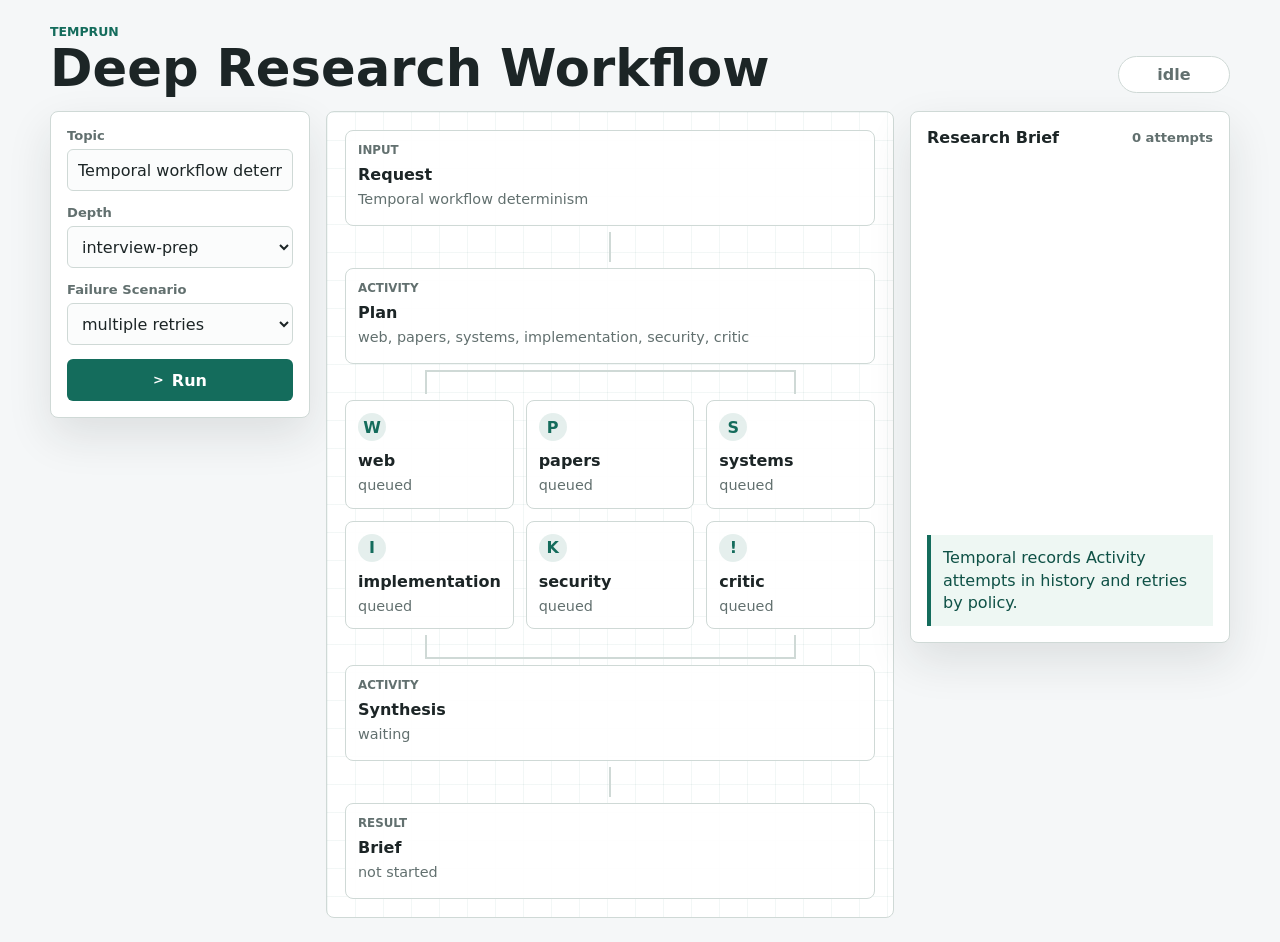
<file: index.html>
<!doctype html>
<html lang="en">
  <head>
    <meta charset="utf-8">
    <meta name="viewport" content="width=device-width, initial-scale=1">
    <meta http-equiv="refresh" content="0; url=./docs/">
    <title>temprun demo</title>
    <link rel="canonical" href="./docs/">
  </head>
  <body>
    <p><a href="./docs/">Open the temprun demo</a></p>
  </body>
</html>
</file>
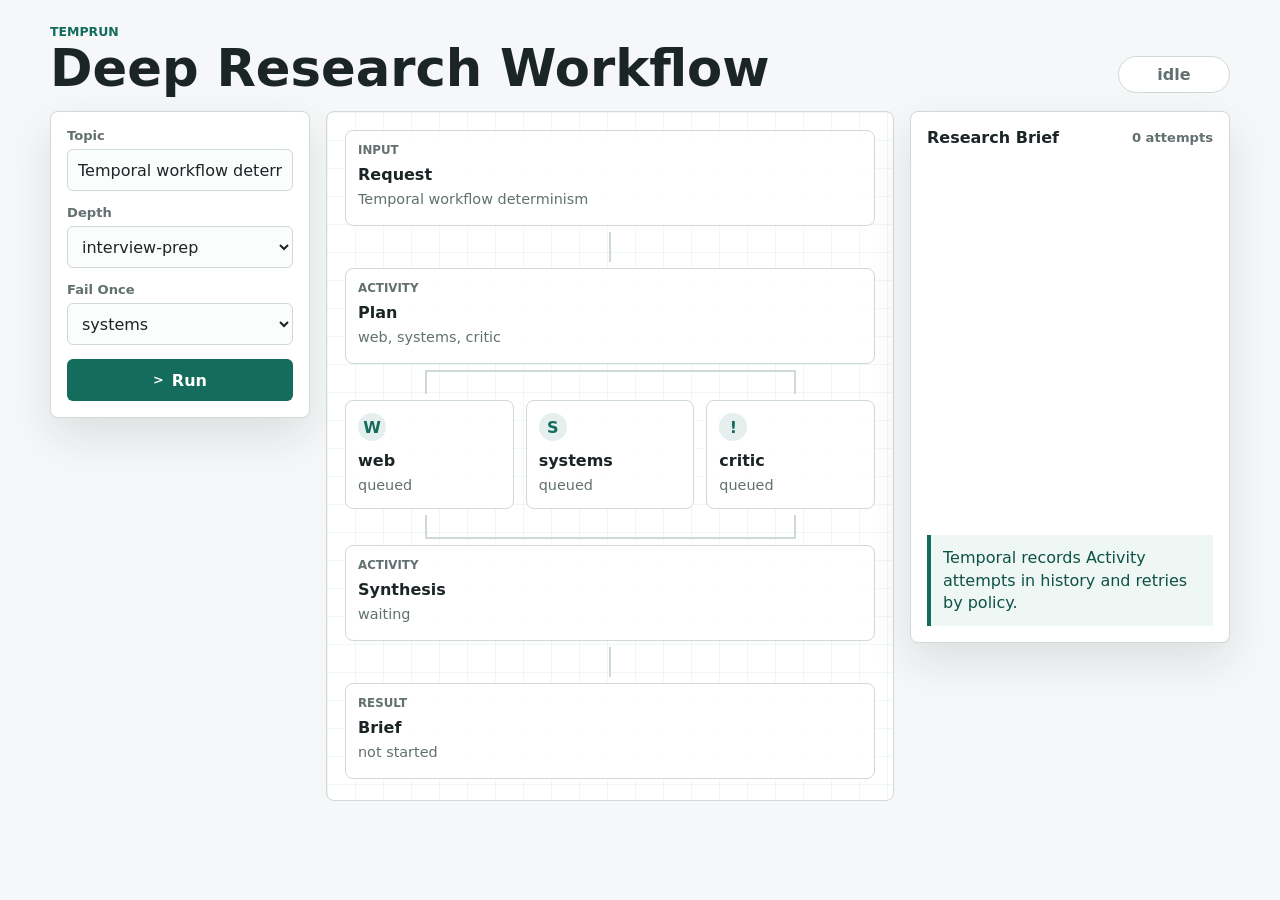
<file: demo/index.html>
<!doctype html>
<html lang="en">
  <head>
    <meta charset="utf-8">
    <meta name="viewport" content="width=device-width, initial-scale=1">
    <title>temprun demo</title>
    <link rel="stylesheet" href="./styles.css">
  </head>
  <body>
    <main class="shell">
      <header class="topbar">
        <div>
          <p class="eyebrow">temprun</p>
          <h1>Deep Research Workflow</h1>
        </div>
        <div class="status-pill" id="runStatus">idle</div>
      </header>

      <section class="workspace" aria-label="Workflow demo">
        <form class="control-panel" id="runForm">
          <label class="field">
            <span>Topic</span>
            <input
              id="topic"
              name="topic"
              value="Temporal workflow determinism"
              autocomplete="off"
            >
          </label>

          <label class="field">
            <span>Depth</span>
            <select id="depth" name="depth">
              <option value="interview-prep">interview-prep</option>
              <option value="systems-design">systems-design</option>
              <option value="failure-semantics">failure-semantics</option>
            </select>
          </label>

          <label class="field">
            <span>Fail Once</span>
            <select id="failAgent" name="failAgent">
              <option value="systems">systems</option>
              <option value="">none</option>
              <option value="web">web</option>
              <option value="critic">critic</option>
            </select>
          </label>

          <button class="primary" type="submit">
            <span class="button-icon" aria-hidden="true">&gt;</span>
            Run
          </button>
        </form>

        <section class="flow" aria-label="Research workflow states">
          <div class="node" data-step="request">
            <span class="node-kicker">input</span>
            <strong>Request</strong>
            <p id="requestText">Temporal workflow determinism</p>
          </div>

          <div class="connector" aria-hidden="true"></div>

          <div class="node" data-step="plan">
            <span class="node-kicker">activity</span>
            <strong>Plan</strong>
            <p>web, systems, critic</p>
          </div>

          <div class="connector split" aria-hidden="true"></div>

          <div class="agent-grid">
            <div class="agent" data-agent="web">
              <span class="agent-icon" aria-hidden="true">W</span>
              <strong>web</strong>
              <p id="webState">queued</p>
            </div>
            <div class="agent" data-agent="systems">
              <span class="agent-icon" aria-hidden="true">S</span>
              <strong>systems</strong>
              <p id="systemsState">queued</p>
            </div>
            <div class="agent" data-agent="critic">
              <span class="agent-icon" aria-hidden="true">!</span>
              <strong>critic</strong>
              <p id="criticState">queued</p>
            </div>
          </div>

          <div class="connector merge" aria-hidden="true"></div>

          <div class="node" data-step="synthesis">
            <span class="node-kicker">activity</span>
            <strong>Synthesis</strong>
            <p id="synthesisText">waiting</p>
          </div>

          <div class="connector" aria-hidden="true"></div>

          <div class="node output" data-step="brief">
            <span class="node-kicker">result</span>
            <strong>Brief</strong>
            <p id="briefText">not started</p>
          </div>
        </section>

        <section class="brief-panel" aria-label="Research brief">
          <div class="panel-heading">
            <h2>Research Brief</h2>
            <span id="attemptsSummary">0 attempts</span>
          </div>
          <ol id="eventLog" class="event-log"></ol>
          <div class="lesson" id="lesson">
            Temporal records Activity attempts in history and retries by policy.
          </div>
        </section>
      </section>
    </main>
    <script src="./app.js"></script>
  </body>
</html>
</file>
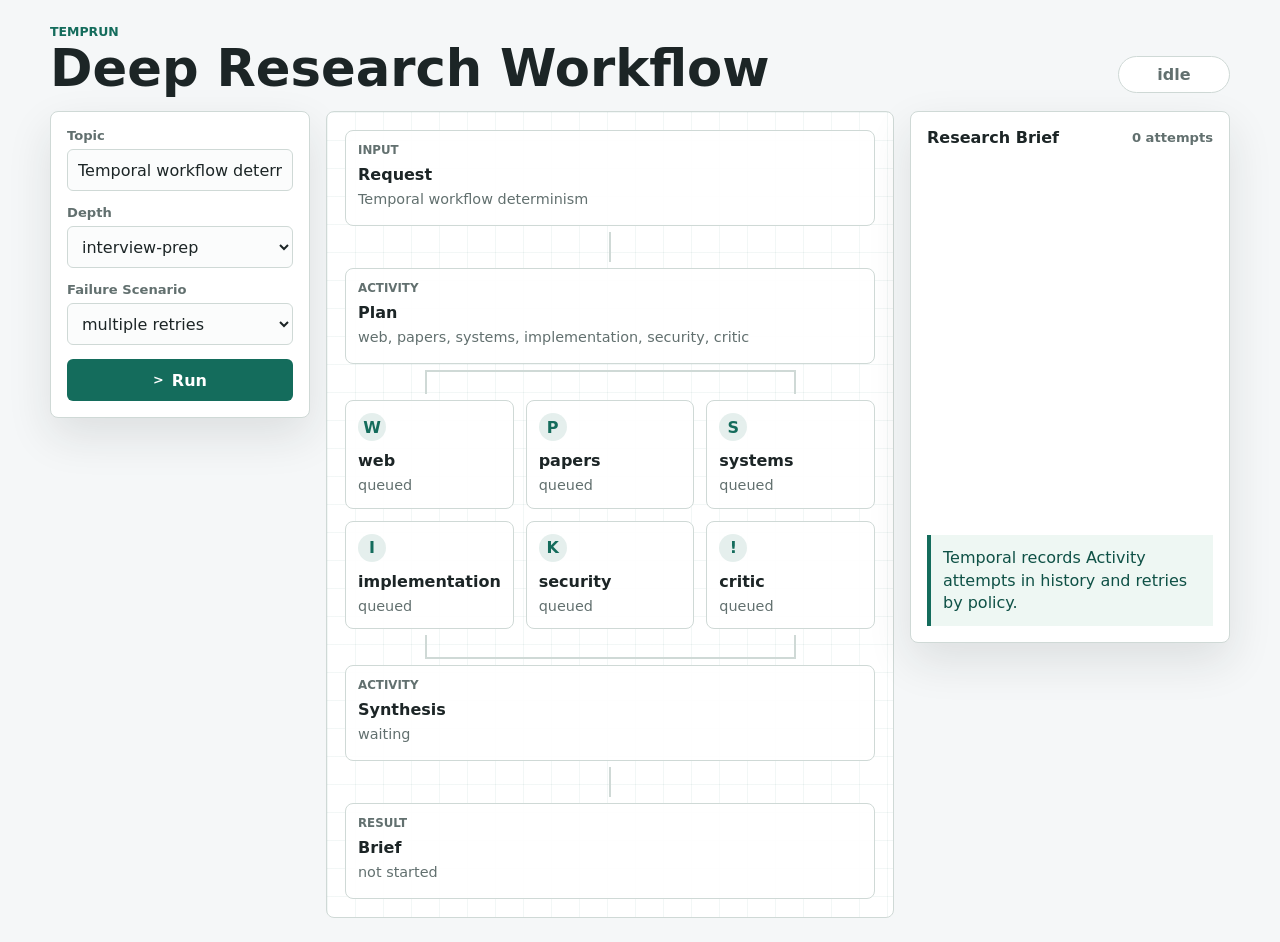
<file: docs/index.html>
<!doctype html>
<html lang="en">
  <head>
    <meta charset="utf-8">
    <meta name="viewport" content="width=device-width, initial-scale=1">
    <title>temprun demo</title>
    <link rel="stylesheet" href="./styles.css">
  </head>
  <body>
    <main class="shell">
      <header class="topbar">
        <div>
          <p class="eyebrow">temprun</p>
          <h1>Deep Research Workflow</h1>
        </div>
        <div class="status-pill" id="runStatus">idle</div>
      </header>

      <section class="workspace" aria-label="Workflow demo">
        <form class="control-panel" id="runForm">
          <label class="field">
            <span>Topic</span>
            <input
              id="topic"
              name="topic"
              value="Temporal workflow determinism"
              autocomplete="off"
            >
          </label>

          <label class="field">
            <span>Depth</span>
            <select id="depth" name="depth">
              <option value="interview-prep">interview-prep</option>
              <option value="systems-design">systems-design</option>
              <option value="failure-semantics">failure-semantics</option>
            </select>
          </label>

          <label class="field">
            <span>Failure Scenario</span>
            <select id="failureScenario" name="failureScenario">
              <option value="multiple">multiple retries</option>
              <option value="">none</option>
              <option value="systems-once">systems once</option>
              <option value="systems-twice">systems twice</option>
              <option value="source-and-security">source and security</option>
            </select>
          </label>

          <button class="primary" type="submit">
            <span class="button-icon" aria-hidden="true">&gt;</span>
            Run
          </button>
        </form>

        <section class="flow" aria-label="Research workflow states">
          <div class="node" data-step="request">
            <span class="node-kicker">input</span>
            <strong>Request</strong>
            <p id="requestText">Temporal workflow determinism</p>
          </div>

          <div class="connector" aria-hidden="true"></div>

          <div class="node" data-step="plan">
            <span class="node-kicker">activity</span>
            <strong>Plan</strong>
            <p>web, papers, systems, implementation, security, critic</p>
          </div>

          <div class="connector split" aria-hidden="true"></div>

          <div class="agent-grid">
            <div class="agent" data-agent="web">
              <span class="agent-icon" aria-hidden="true">W</span>
              <strong>web</strong>
              <p id="webState">queued</p>
            </div>
            <div class="agent" data-agent="papers">
              <span class="agent-icon" aria-hidden="true">P</span>
              <strong>papers</strong>
              <p id="papersState">queued</p>
            </div>
            <div class="agent" data-agent="systems">
              <span class="agent-icon" aria-hidden="true">S</span>
              <strong>systems</strong>
              <p id="systemsState">queued</p>
            </div>
            <div class="agent" data-agent="implementation">
              <span class="agent-icon" aria-hidden="true">I</span>
              <strong>implementation</strong>
              <p id="implementationState">queued</p>
            </div>
            <div class="agent" data-agent="security">
              <span class="agent-icon" aria-hidden="true">K</span>
              <strong>security</strong>
              <p id="securityState">queued</p>
            </div>
            <div class="agent" data-agent="critic">
              <span class="agent-icon" aria-hidden="true">!</span>
              <strong>critic</strong>
              <p id="criticState">queued</p>
            </div>
          </div>

          <div class="connector merge" aria-hidden="true"></div>

          <div class="node" data-step="synthesis">
            <span class="node-kicker">activity</span>
            <strong>Synthesis</strong>
            <p id="synthesisText">waiting</p>
          </div>

          <div class="connector" aria-hidden="true"></div>

          <div class="node output" data-step="brief">
            <span class="node-kicker">result</span>
            <strong>Brief</strong>
            <p id="briefText">not started</p>
          </div>
        </section>

        <section class="brief-panel" aria-label="Research brief">
          <div class="panel-heading">
            <h2>Research Brief</h2>
            <span id="attemptsSummary">0 attempts</span>
          </div>
          <ol id="eventLog" class="event-log"></ol>
          <div class="lesson" id="lesson">
            Temporal records Activity attempts in history and retries by policy.
          </div>
        </section>
      </section>
    </main>
    <script src="./app.js"></script>
  </body>
</html>
</file>
<file: demo/styles.css>
:root {
  color-scheme: light;
  --bg: #f5f7f8;
  --ink: #1c2526;
  --muted: #62706f;
  --line: #cfd9d6;
  --panel: #ffffff;
  --accent: #146c5c;
  --accent-strong: #0f5146;
  --warn: #b85522;
  --ok: #237246;
  --work: #385d95;
  --shadow: 0 18px 45px rgba(28, 37, 38, 0.11);
}

* {
  box-sizing: border-box;
}

body {
  margin: 0;
  min-height: 100vh;
  background: var(--bg);
  color: var(--ink);
  font-family:
    Inter, ui-sans-serif, system-ui, -apple-system, BlinkMacSystemFont, "Segoe UI", sans-serif;
}

button,
input,
select {
  font: inherit;
}

.shell {
  width: min(1180px, calc(100vw - 32px));
  margin: 0 auto;
  padding: 24px 0;
}

.topbar {
  display: flex;
  align-items: end;
  justify-content: space-between;
  gap: 20px;
  margin-bottom: 18px;
}

.eyebrow {
  margin: 0 0 4px;
  color: var(--accent);
  font-size: 0.78rem;
  font-weight: 800;
  letter-spacing: 0;
  text-transform: uppercase;
}

h1,
h2,
p {
  margin: 0;
}

h1 {
  font-size: clamp(2rem, 4vw, 4.2rem);
  line-height: 0.98;
  letter-spacing: 0;
}

h2 {
  font-size: 1rem;
  letter-spacing: 0;
}

.status-pill {
  min-width: 112px;
  border: 1px solid var(--line);
  border-radius: 999px;
  background: var(--panel);
  padding: 8px 12px;
  color: var(--muted);
  font-weight: 700;
  text-align: center;
}

.status-pill.running {
  color: var(--work);
  border-color: rgba(56, 93, 149, 0.35);
}

.status-pill.done {
  color: var(--ok);
  border-color: rgba(35, 114, 70, 0.35);
}

.workspace {
  display: grid;
  grid-template-columns: 260px minmax(0, 1fr) 320px;
  gap: 16px;
  align-items: start;
}

.control-panel,
.brief-panel {
  border: 1px solid var(--line);
  border-radius: 8px;
  background: var(--panel);
  box-shadow: var(--shadow);
}

.control-panel {
  display: grid;
  gap: 14px;
  padding: 16px;
}

.field {
  display: grid;
  gap: 6px;
}

.field span {
  color: var(--muted);
  font-size: 0.82rem;
  font-weight: 700;
}

.field input,
.field select {
  width: 100%;
  min-height: 42px;
  border: 1px solid var(--line);
  border-radius: 6px;
  background: #fbfcfc;
  color: var(--ink);
  padding: 8px 10px;
}

.primary {
  display: inline-flex;
  align-items: center;
  justify-content: center;
  gap: 8px;
  min-height: 42px;
  border: 0;
  border-radius: 6px;
  background: var(--accent);
  color: white;
  cursor: pointer;
  font-weight: 800;
}

.primary:hover {
  background: var(--accent-strong);
}

.button-icon {
  font-size: 0.8rem;
  line-height: 1;
}

.flow {
  min-height: 690px;
  border: 1px solid var(--line);
  border-radius: 8px;
  background:
    linear-gradient(90deg, rgba(20, 108, 92, 0.055) 1px, transparent 1px),
    linear-gradient(180deg, rgba(20, 108, 92, 0.055) 1px, transparent 1px),
    var(--panel);
  background-size: 28px 28px;
  padding: 18px;
}

.node,
.agent {
  border: 1px solid var(--line);
  border-radius: 8px;
  background: rgba(255, 255, 255, 0.94);
  min-height: 96px;
  padding: 12px;
  transition:
    border-color 160ms ease,
    transform 160ms ease,
    box-shadow 160ms ease;
}

.node.active,
.agent.active {
  border-color: rgba(56, 93, 149, 0.75);
  box-shadow: 0 0 0 3px rgba(56, 93, 149, 0.12);
  transform: translateY(-1px);
}

.node.done,
.agent.done {
  border-color: rgba(35, 114, 70, 0.55);
}

.agent.retry {
  border-color: rgba(184, 85, 34, 0.8);
  box-shadow: 0 0 0 3px rgba(184, 85, 34, 0.14);
}

.node-kicker {
  display: block;
  margin-bottom: 8px;
  color: var(--muted);
  font-size: 0.74rem;
  font-weight: 800;
  letter-spacing: 0;
  text-transform: uppercase;
}

.node strong,
.agent strong {
  display: block;
  margin-bottom: 6px;
}

.node p,
.agent p {
  color: var(--muted);
  font-size: 0.9rem;
  line-height: 1.35;
}

.connector {
  width: 2px;
  height: 30px;
  margin: 6px auto;
  background: var(--line);
}

.connector.split,
.connector.merge {
  width: min(70%, 380px);
  height: 24px;
  border-top: 2px solid var(--line);
  border-left: 2px solid var(--line);
  border-right: 2px solid var(--line);
  background: transparent;
}

.connector.merge {
  border-top: 0;
  border-bottom: 2px solid var(--line);
}

.agent-grid {
  display: grid;
  grid-template-columns: repeat(3, minmax(0, 1fr));
  gap: 12px;
}

.agent-icon {
  display: inline-grid;
  width: 28px;
  height: 28px;
  place-items: center;
  border-radius: 999px;
  background: rgba(20, 108, 92, 0.11);
  color: var(--accent);
  font-weight: 900;
  margin-bottom: 10px;
}

.brief-panel {
  padding: 16px;
}

.panel-heading {
  display: flex;
  align-items: center;
  justify-content: space-between;
  gap: 10px;
  margin-bottom: 12px;
}

.panel-heading span {
  color: var(--muted);
  font-size: 0.82rem;
  font-weight: 700;
}

.event-log {
  display: grid;
  gap: 8px;
  min-height: 360px;
  margin: 0;
  padding: 0 0 0 20px;
}

.event-log li {
  color: var(--muted);
  line-height: 1.35;
}

.event-log strong {
  color: var(--ink);
}

.lesson {
  margin-top: 16px;
  border-left: 4px solid var(--accent);
  background: #eef7f3;
  padding: 12px;
  color: var(--accent-strong);
  line-height: 1.4;
}

@media (max-width: 980px) {
  .workspace {
    grid-template-columns: 1fr;
  }

  .flow {
    min-height: auto;
  }
}

@media (max-width: 640px) {
  .shell {
    width: min(100% - 20px, 1180px);
    padding: 16px 0;
  }

  .topbar {
    align-items: start;
    flex-direction: column;
  }

  .status-pill {
    width: 100%;
  }

  .agent-grid {
    grid-template-columns: 1fr;
  }

  .connector.split,
  .connector.merge {
    width: 2px;
    height: 26px;
    border: 0;
    background: var(--line);
  }
}
</file>
<file: docs/styles.css>
:root {
  color-scheme: light;
  --bg: #f5f7f8;
  --ink: #1c2526;
  --muted: #62706f;
  --line: #cfd9d6;
  --panel: #ffffff;
  --accent: #146c5c;
  --accent-strong: #0f5146;
  --warn: #b85522;
  --ok: #237246;
  --work: #385d95;
  --shadow: 0 18px 45px rgba(28, 37, 38, 0.11);
}

* {
  box-sizing: border-box;
}

body {
  margin: 0;
  min-height: 100vh;
  background: var(--bg);
  color: var(--ink);
  font-family:
    Inter, ui-sans-serif, system-ui, -apple-system, BlinkMacSystemFont, "Segoe UI", sans-serif;
}

button,
input,
select {
  font: inherit;
}

.shell {
  width: min(1180px, calc(100vw - 32px));
  margin: 0 auto;
  padding: 24px 0;
}

.topbar {
  display: flex;
  align-items: end;
  justify-content: space-between;
  gap: 20px;
  margin-bottom: 18px;
}

.eyebrow {
  margin: 0 0 4px;
  color: var(--accent);
  font-size: 0.78rem;
  font-weight: 800;
  letter-spacing: 0;
  text-transform: uppercase;
}

h1,
h2,
p {
  margin: 0;
}

h1 {
  font-size: clamp(2rem, 4vw, 4.2rem);
  line-height: 0.98;
  letter-spacing: 0;
}

h2 {
  font-size: 1rem;
  letter-spacing: 0;
}

.status-pill {
  min-width: 112px;
  border: 1px solid var(--line);
  border-radius: 999px;
  background: var(--panel);
  padding: 8px 12px;
  color: var(--muted);
  font-weight: 700;
  text-align: center;
}

.status-pill.running {
  color: var(--work);
  border-color: rgba(56, 93, 149, 0.35);
}

.status-pill.done {
  color: var(--ok);
  border-color: rgba(35, 114, 70, 0.35);
}

.workspace {
  display: grid;
  grid-template-columns: 260px minmax(0, 1fr) 320px;
  gap: 16px;
  align-items: start;
}

.control-panel,
.brief-panel {
  border: 1px solid var(--line);
  border-radius: 8px;
  background: var(--panel);
  box-shadow: var(--shadow);
}

.control-panel {
  display: grid;
  gap: 14px;
  padding: 16px;
}

.field {
  display: grid;
  gap: 6px;
}

.field span {
  color: var(--muted);
  font-size: 0.82rem;
  font-weight: 700;
}

.field input,
.field select {
  width: 100%;
  min-height: 42px;
  border: 1px solid var(--line);
  border-radius: 6px;
  background: #fbfcfc;
  color: var(--ink);
  padding: 8px 10px;
}

.primary {
  display: inline-flex;
  align-items: center;
  justify-content: center;
  gap: 8px;
  min-height: 42px;
  border: 0;
  border-radius: 6px;
  background: var(--accent);
  color: white;
  cursor: pointer;
  font-weight: 800;
}

.primary:hover {
  background: var(--accent-strong);
}

.button-icon {
  font-size: 0.8rem;
  line-height: 1;
}

.flow {
  min-height: 690px;
  border: 1px solid var(--line);
  border-radius: 8px;
  background:
    linear-gradient(90deg, rgba(20, 108, 92, 0.055) 1px, transparent 1px),
    linear-gradient(180deg, rgba(20, 108, 92, 0.055) 1px, transparent 1px),
    var(--panel);
  background-size: 28px 28px;
  padding: 18px;
}

.flow.fanout-running .connector.split,
.flow.fanout-running .connector.merge {
  border-color: rgba(56, 93, 149, 0.72);
  box-shadow: 0 0 0 3px rgba(56, 93, 149, 0.08);
}

.node,
.agent {
  position: relative;
  overflow: hidden;
  border: 1px solid var(--line);
  border-radius: 8px;
  background: rgba(255, 255, 255, 0.94);
  min-height: 96px;
  padding: 12px;
  transition:
    border-color 160ms ease,
    transform 160ms ease,
    box-shadow 160ms ease;
}

.agent::after {
  position: absolute;
  right: 0;
  bottom: 0;
  left: 0;
  height: 4px;
  background: rgba(56, 93, 149, 0.72);
  content: "";
  transform: scaleX(0);
  transform-origin: left;
}

.node.active,
.agent.active {
  border-color: rgba(56, 93, 149, 0.75);
  box-shadow: 0 0 0 3px rgba(56, 93, 149, 0.12);
  transform: translateY(-1px);
}

.agent.active::after {
  animation: activity-progress var(--attempt-duration, 1200ms) linear forwards;
}

.node.done,
.agent.done {
  border-color: rgba(35, 114, 70, 0.55);
}

.agent.done::after {
  background: rgba(35, 114, 70, 0.7);
  transform: scaleX(1);
}

.agent.retry {
  border-color: rgba(184, 85, 34, 0.8);
  box-shadow: 0 0 0 3px rgba(184, 85, 34, 0.14);
}

.agent.retry::after {
  background: rgba(184, 85, 34, 0.82);
  transform: scaleX(1);
}

.node-kicker {
  display: block;
  margin-bottom: 8px;
  color: var(--muted);
  font-size: 0.74rem;
  font-weight: 800;
  letter-spacing: 0;
  text-transform: uppercase;
}

.node strong,
.agent strong {
  display: block;
  margin-bottom: 6px;
}

.node p,
.agent p {
  color: var(--muted);
  font-size: 0.9rem;
  line-height: 1.35;
}

.connector {
  width: 2px;
  height: 30px;
  margin: 6px auto;
  background: var(--line);
}

.connector.split,
.connector.merge {
  width: min(70%, 380px);
  height: 24px;
  border-top: 2px solid var(--line);
  border-left: 2px solid var(--line);
  border-right: 2px solid var(--line);
  background: transparent;
}

.connector.merge {
  border-top: 0;
  border-bottom: 2px solid var(--line);
}

.agent-grid {
  position: relative;
  display: grid;
  grid-template-columns: repeat(3, minmax(0, 1fr));
  gap: 12px;
}

.agent-grid.running {
  padding: 8px;
  border: 1px solid rgba(56, 93, 149, 0.18);
  border-radius: 8px;
  background:
    linear-gradient(90deg, transparent 0, rgba(56, 93, 149, 0.1) 50%, transparent 100%),
    rgba(56, 93, 149, 0.035);
  background-size: 220px 100%;
  animation: parallel-scan 1200ms linear infinite;
}

.agent-icon {
  display: inline-grid;
  width: 28px;
  height: 28px;
  place-items: center;
  border-radius: 999px;
  background: rgba(20, 108, 92, 0.11);
  color: var(--accent);
  font-weight: 900;
  margin-bottom: 10px;
}

.brief-panel {
  padding: 16px;
}

.panel-heading {
  display: flex;
  align-items: center;
  justify-content: space-between;
  gap: 10px;
  margin-bottom: 12px;
}

.panel-heading span {
  color: var(--muted);
  font-size: 0.82rem;
  font-weight: 700;
}

.event-log {
  display: grid;
  gap: 8px;
  min-height: 360px;
  margin: 0;
  padding: 0 0 0 20px;
}

.event-log li {
  color: var(--muted);
  line-height: 1.35;
}

.event-log strong {
  color: var(--ink);
}

.lesson {
  margin-top: 16px;
  border-left: 4px solid var(--accent);
  background: #eef7f3;
  padding: 12px;
  color: var(--accent-strong);
  line-height: 1.4;
}

@media (max-width: 980px) {
  .workspace {
    grid-template-columns: 1fr;
  }

  .flow {
    min-height: auto;
  }
}

@media (max-width: 640px) {
  .shell {
    width: min(100% - 20px, 1180px);
    padding: 16px 0;
  }

  .topbar {
    align-items: start;
    flex-direction: column;
  }

  .status-pill {
    width: 100%;
  }

  .agent-grid {
    grid-template-columns: 1fr;
  }

  .connector.split,
  .connector.merge {
    width: 2px;
    height: 26px;
    border: 0;
    background: var(--line);
  }
}

@keyframes activity-progress {
  from {
    transform: scaleX(0);
  }

  to {
    transform: scaleX(1);
  }
}

@keyframes parallel-scan {
  from {
    background-position: -220px 0;
  }

  to {
    background-position: 220px 0;
  }
}
</file>
